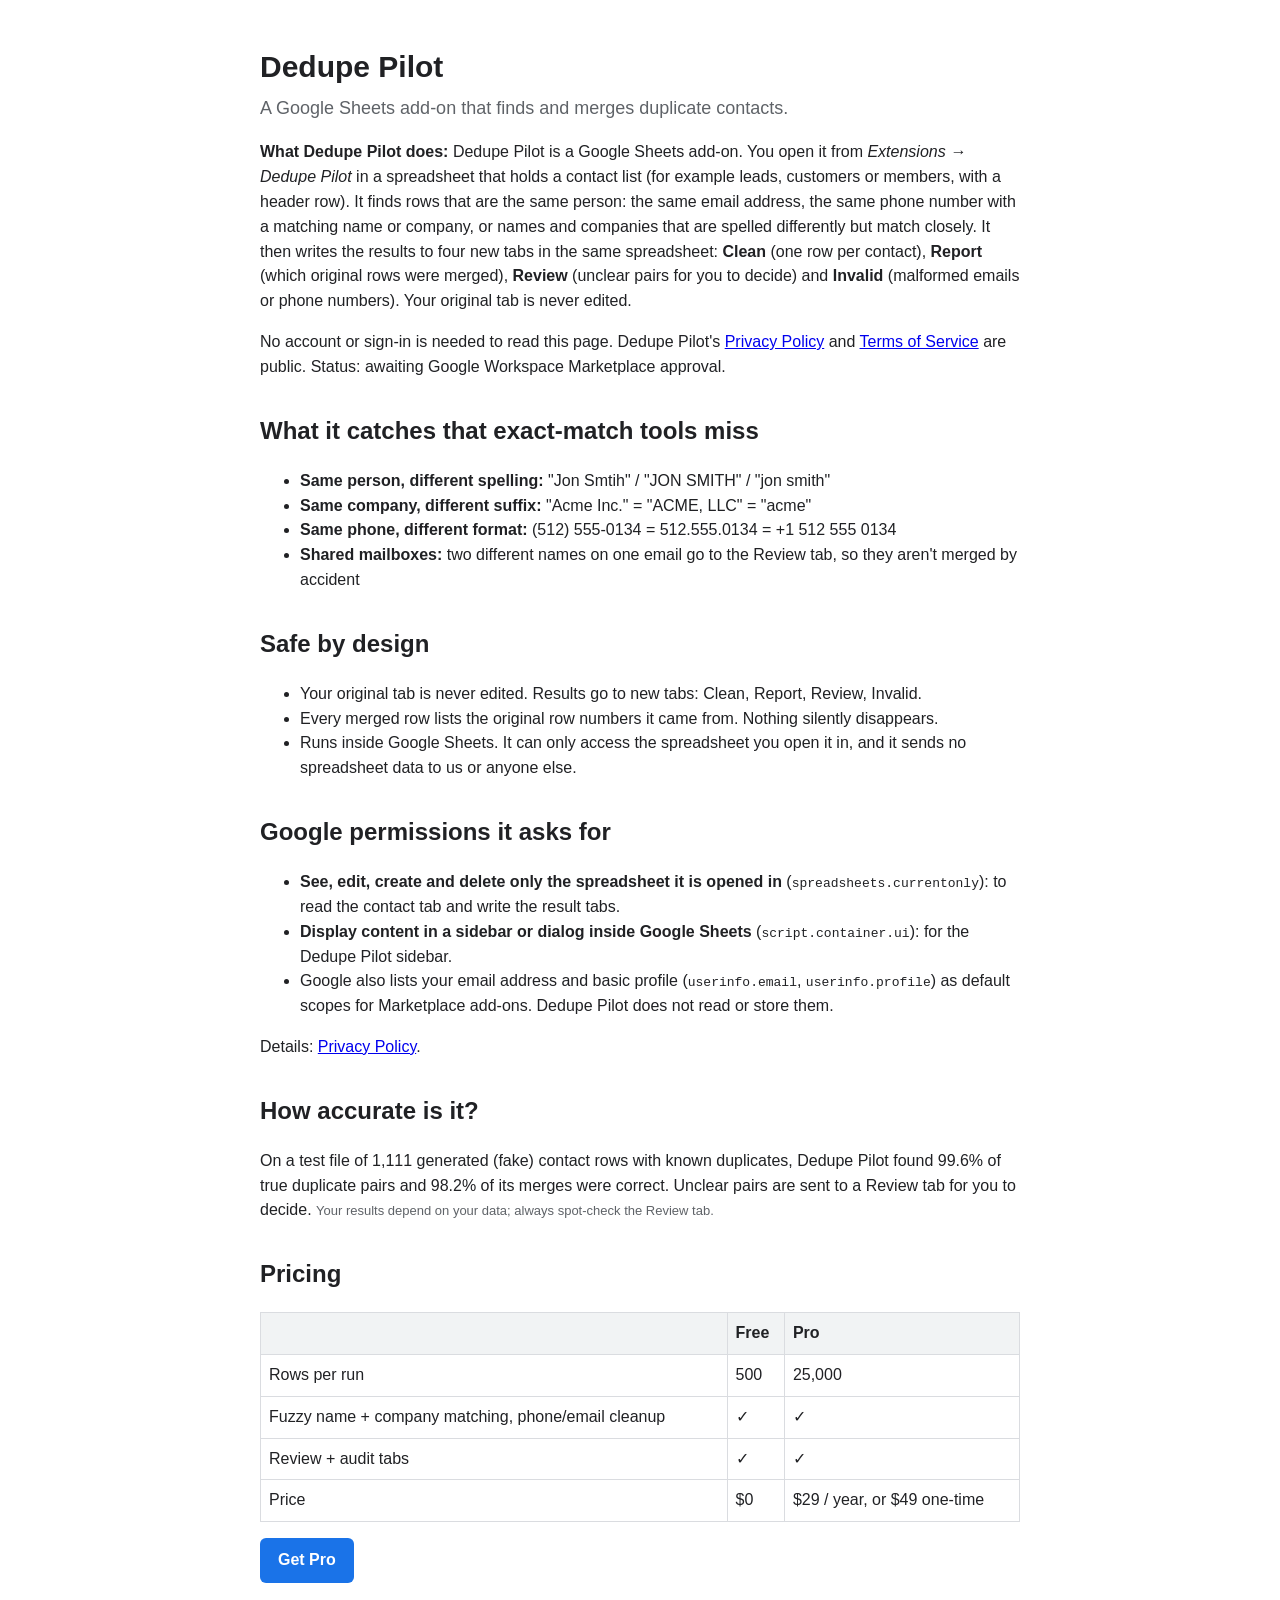
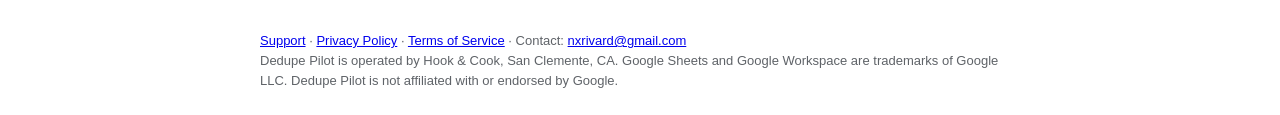
<file: index.html>
<!doctype html><html lang="en"><head><meta charset="utf-8"><meta name="viewport" content="width=device-width,initial-scale=1">
<title>Dedupe Pilot: find and merge duplicate contacts in Google Sheets</title>
<meta name="description" content="Dedupe Pilot is a Google Sheets add-on that finds and merges duplicate contacts in the spreadsheet you open it in, by email, phone + name/company, and fuzzy name + company matching. Results go to new Clean, Report, Review and Invalid tabs.">
<meta property="og:type" content="website"><meta property="og:site_name" content="Dedupe Pilot"><meta property="og:title" content="Dedupe Pilot: find and merge duplicate contacts in Google Sheets"><meta property="og:description" content="Google Sheets add-on that finds and merges duplicate contacts by email and phone + name. Original data is never changed."><meta property="og:url" content="https://nxrivard-sudo.github.io/dedupe-pilot/">
<link rel="canonical" href="https://nxrivard-sudo.github.io/dedupe-pilot/">
<link rel="stylesheet" href="style.css"></head><body>
<h1>Dedupe Pilot</h1>
<p class="sub">A Google Sheets add-on that finds and merges duplicate contacts.</p>
<p><b>What Dedupe Pilot does:</b> Dedupe Pilot is a Google Sheets add-on. You open it from <i>Extensions → Dedupe Pilot</i> in a spreadsheet that holds a contact list (for example leads, customers or members, with a header row). It finds rows that are the same person: the same email address, the same phone number with a matching name or company, or names and companies that are spelled differently but match closely. It then writes the results to four new tabs in the same spreadsheet: <b>Clean</b> (one row per contact), <b>Report</b> (which original rows were merged), <b>Review</b> (unclear pairs for you to decide) and <b>Invalid</b> (malformed emails or phone numbers). Your original tab is never edited.</p>
<p>No account or sign-in is needed to read this page. Dedupe Pilot's <a href="privacy.html">Privacy Policy</a> and <a href="terms.html">Terms of Service</a> are public. Status: awaiting Google Workspace Marketplace approval.</p>
<h2>What it catches that exact-match tools miss</h2>
<ul>
<li><b>Same person, different spelling:</b> "Jon Smtih" / "JON SMITH" / "jon smith"</li>
<li><b>Same company, different suffix:</b> "Acme Inc." = "ACME, LLC" = "acme"</li>
<li><b>Same phone, different format:</b> (512) 555-0134 = 512.555.0134 = +1 512 555 0134</li>
<li><b>Shared mailboxes:</b> two different names on one email go to the Review tab, so they aren't merged by accident</li>
</ul>
<h2>Safe by design</h2>
<ul>
<li>Your original tab is never edited. Results go to new tabs: Clean, Report, Review, Invalid.</li>
<li>Every merged row lists the original row numbers it came from. Nothing silently disappears.</li>
<li>Runs inside Google Sheets. It can only access the spreadsheet you open it in, and it sends no spreadsheet data to us or anyone else.</li>
</ul>
<h2>Google permissions it asks for</h2>
<ul>
<li><b>See, edit, create and delete only the spreadsheet it is opened in</b> (<code>spreadsheets.currentonly</code>): to read the contact tab and write the result tabs.</li>
<li><b>Display content in a sidebar or dialog inside Google Sheets</b> (<code>script.container.ui</code>): for the Dedupe Pilot sidebar.</li>
<li>Google also lists your email address and basic profile (<code>userinfo.email</code>, <code>userinfo.profile</code>) as default scopes for Marketplace add-ons. Dedupe Pilot does not read or store them.</li>
</ul>
<p>Details: <a href="privacy.html">Privacy Policy</a>.</p>
<h2>How accurate is it?</h2>
<p>On a test file of 1,111 generated (fake) contact rows with known duplicates, Dedupe Pilot found 99.6% of true duplicate pairs and 98.2% of its merges were correct. Unclear pairs are sent to a Review tab for you to decide. <span class="note">Your results depend on your data; always spot-check the Review tab.</span></p>
<h2>Pricing</h2>
<table><tr><th></th><th>Free</th><th>Pro</th></tr>
<tr><td>Rows per run</td><td>500</td><td>25,000</td></tr>
<tr><td>Fuzzy name + company matching, phone/email cleanup</td><td>✓</td><td>✓</td></tr>
<tr><td>Review + audit tabs</td><td>✓</td><td>✓</td></tr>
<tr><td>Price</td><td>$0</td><td>$29 / year, or $49 one-time</td></tr></table>
<p><a class="cta" href="pro.html">Get Pro</a></p>
<footer><a href="support.html">Support</a> · <a href="privacy.html">Privacy Policy</a> · <a href="terms.html">Terms of Service</a> · Contact: <a href="mailto:nxrivard@gmail.com">nxrivard@gmail.com</a><br>
Dedupe Pilot is operated by Hook &amp; Cook, San Clemente, CA. Google Sheets and Google Workspace are trademarks of Google LLC. Dedupe Pilot is not affiliated with or endorsed by Google.</footer>
</body></html>
</file>
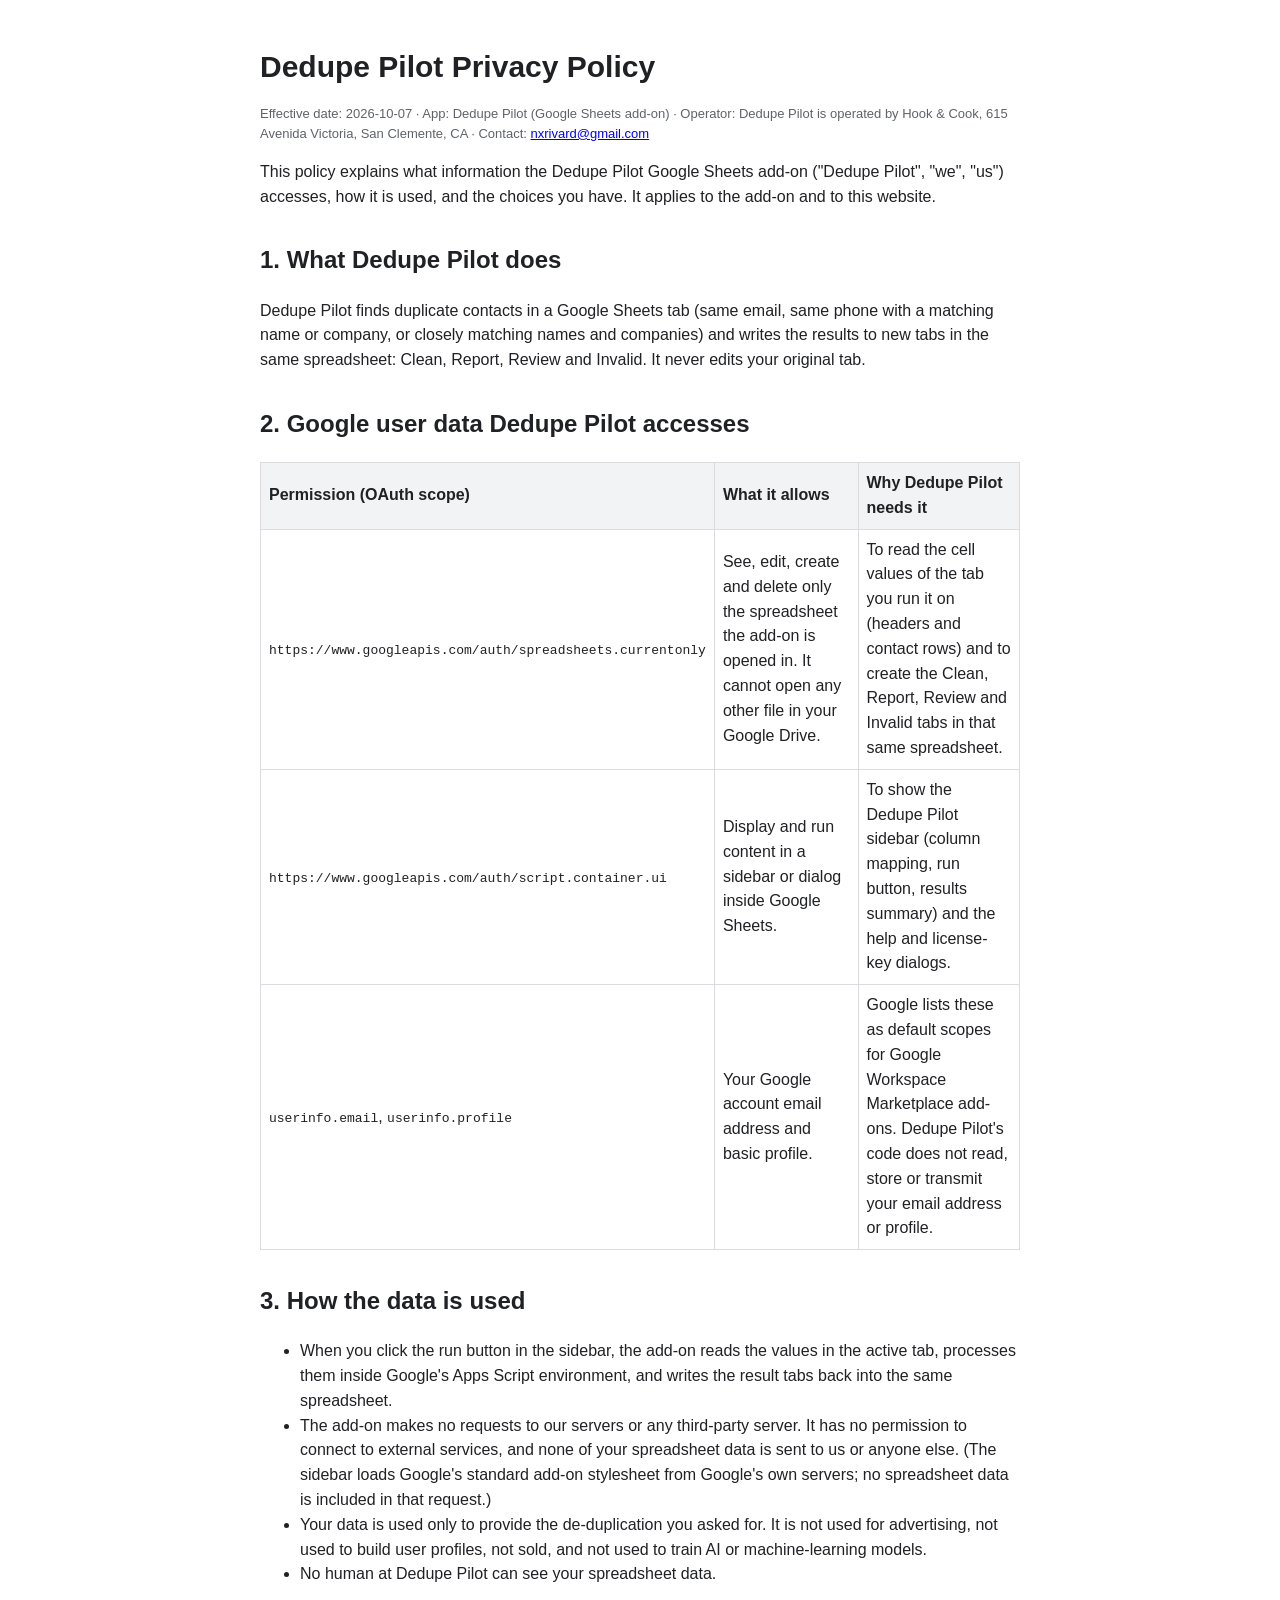
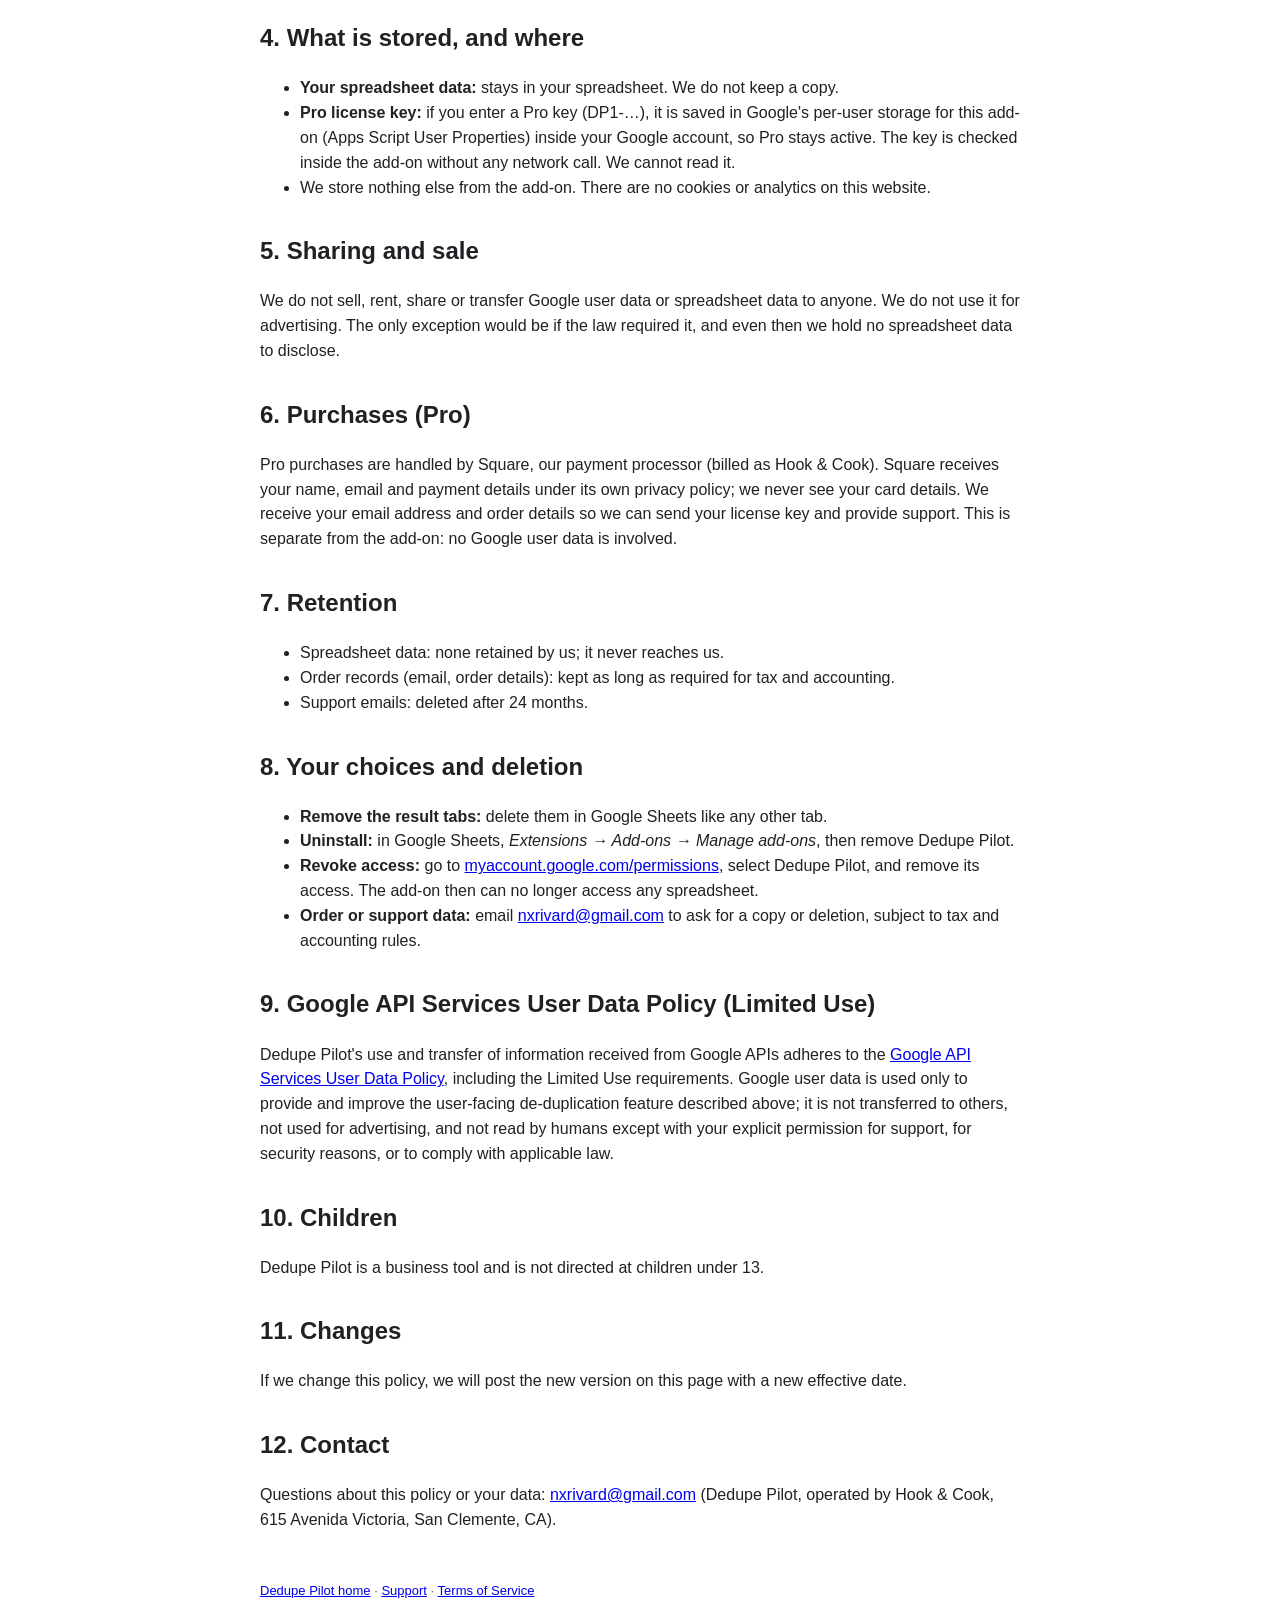
<file: privacy.html>
<!doctype html><html lang="en"><head><meta charset="utf-8"><meta name="viewport" content="width=device-width,initial-scale=1">
<title>Dedupe Pilot: Privacy Policy</title>
<meta name="description" content="Privacy Policy for Dedupe Pilot, a Google Sheets add-on that finds and merges duplicate contacts in the spreadsheet you open it in.">
<link rel="canonical" href="https://nxrivard-sudo.github.io/dedupe-pilot/privacy.html">
<link rel="stylesheet" href="style.css"></head><body>
<h1>Dedupe Pilot Privacy Policy</h1>
<p class="note">Effective date: 2026-10-07 · App: Dedupe Pilot (Google Sheets add-on) · Operator: Dedupe Pilot is operated by Hook &amp; Cook, 615 Avenida Victoria, San Clemente, CA · Contact: <a href="mailto:nxrivard@gmail.com">nxrivard@gmail.com</a></p>

<p>This policy explains what information the Dedupe Pilot Google Sheets add-on ("Dedupe Pilot", "we", "us") accesses, how it is used, and the choices you have. It applies to the add-on and to this website.</p>

<h2>1. What Dedupe Pilot does</h2>
<p>Dedupe Pilot finds duplicate contacts in a Google Sheets tab (same email, same phone with a matching name or company, or closely matching names and companies) and writes the results to new tabs in the same spreadsheet: Clean, Report, Review and Invalid. It never edits your original tab.</p>

<h2>2. Google user data Dedupe Pilot accesses</h2>
<table>
<tr><th>Permission (OAuth scope)</th><th>What it allows</th><th>Why Dedupe Pilot needs it</th></tr>
<tr><td><code>https://www.googleapis.com/auth/spreadsheets.currentonly</code></td><td>See, edit, create and delete only the spreadsheet the add-on is opened in. It cannot open any other file in your Google Drive.</td><td>To read the cell values of the tab you run it on (headers and contact rows) and to create the Clean, Report, Review and Invalid tabs in that same spreadsheet.</td></tr>
<tr><td><code>https://www.googleapis.com/auth/script.container.ui</code></td><td>Display and run content in a sidebar or dialog inside Google Sheets.</td><td>To show the Dedupe Pilot sidebar (column mapping, run button, results summary) and the help and license-key dialogs.</td></tr>
<tr><td><code>userinfo.email</code>, <code>userinfo.profile</code></td><td>Your Google account email address and basic profile.</td><td>Google lists these as default scopes for Google Workspace Marketplace add-ons. Dedupe Pilot's code does not read, store or transmit your email address or profile.</td></tr>
</table>

<h2>3. How the data is used</h2>
<ul>
<li>When you click the run button in the sidebar, the add-on reads the values in the active tab, processes them inside Google's Apps Script environment, and writes the result tabs back into the same spreadsheet.</li>
<li>The add-on makes no requests to our servers or any third-party server. It has no permission to connect to external services, and none of your spreadsheet data is sent to us or anyone else. (The sidebar loads Google's standard add-on stylesheet from Google's own servers; no spreadsheet data is included in that request.)</li>
<li>Your data is used only to provide the de-duplication you asked for. It is not used for advertising, not used to build user profiles, not sold, and not used to train AI or machine-learning models.</li>
<li>No human at Dedupe Pilot can see your spreadsheet data.</li>
</ul>

<h2>4. What is stored, and where</h2>
<ul>
<li><b>Your spreadsheet data:</b> stays in your spreadsheet. We do not keep a copy.</li>
<li><b>Pro license key:</b> if you enter a Pro key (DP1-…), it is saved in Google's per-user storage for this add-on (Apps Script User Properties) inside your Google account, so Pro stays active. The key is checked inside the add-on without any network call. We cannot read it.</li>
<li>We store nothing else from the add-on. There are no cookies or analytics on this website.</li>
</ul>

<h2>5. Sharing and sale</h2>
<p>We do not sell, rent, share or transfer Google user data or spreadsheet data to anyone. We do not use it for advertising. The only exception would be if the law required it, and even then we hold no spreadsheet data to disclose.</p>

<h2>6. Purchases (Pro)</h2>
<p>Pro purchases are handled by Square, our payment processor (billed as Hook &amp; Cook). Square receives your name, email and payment details under its own privacy policy; we never see your card details. We receive your email address and order details so we can send your license key and provide support. This is separate from the add-on: no Google user data is involved.</p>

<h2>7. Retention</h2>
<ul>
<li>Spreadsheet data: none retained by us; it never reaches us.</li>
<li>Order records (email, order details): kept as long as required for tax and accounting.</li>
<li>Support emails: deleted after 24 months.</li>
</ul>

<h2>8. Your choices and deletion</h2>
<ul>
<li><b>Remove the result tabs:</b> delete them in Google Sheets like any other tab.</li>
<li><b>Uninstall:</b> in Google Sheets, <i>Extensions → Add-ons → Manage add-ons</i>, then remove Dedupe Pilot.</li>
<li><b>Revoke access:</b> go to <a href="https://myaccount.google.com/permissions" rel="noopener">myaccount.google.com/permissions</a>, select Dedupe Pilot, and remove its access. The add-on then can no longer access any spreadsheet.</li>
<li><b>Order or support data:</b> email <a href="mailto:nxrivard@gmail.com">nxrivard@gmail.com</a> to ask for a copy or deletion, subject to tax and accounting rules.</li>
</ul>

<h2>9. Google API Services User Data Policy (Limited Use)</h2>
<p>Dedupe Pilot's use and transfer of information received from Google APIs adheres to the <a href="https://developers.google.com/terms/api-services-user-data-policy" rel="noopener">Google API Services User Data Policy</a>, including the Limited Use requirements. Google user data is used only to provide and improve the user-facing de-duplication feature described above; it is not transferred to others, not used for advertising, and not read by humans except with your explicit permission for support, for security reasons, or to comply with applicable law.</p>

<h2>10. Children</h2>
<p>Dedupe Pilot is a business tool and is not directed at children under 13.</p>

<h2>11. Changes</h2>
<p>If we change this policy, we will post the new version on this page with a new effective date.</p>

<h2>12. Contact</h2>
<p>Questions about this policy or your data: <a href="mailto:nxrivard@gmail.com">nxrivard@gmail.com</a> (Dedupe Pilot, operated by Hook &amp; Cook, 615 Avenida Victoria, San Clemente, CA).</p>
<footer><a href="index.html">Dedupe Pilot home</a> · <a href="support.html">Support</a> · <a href="terms.html">Terms of Service</a></footer>
</body></html>
</file>
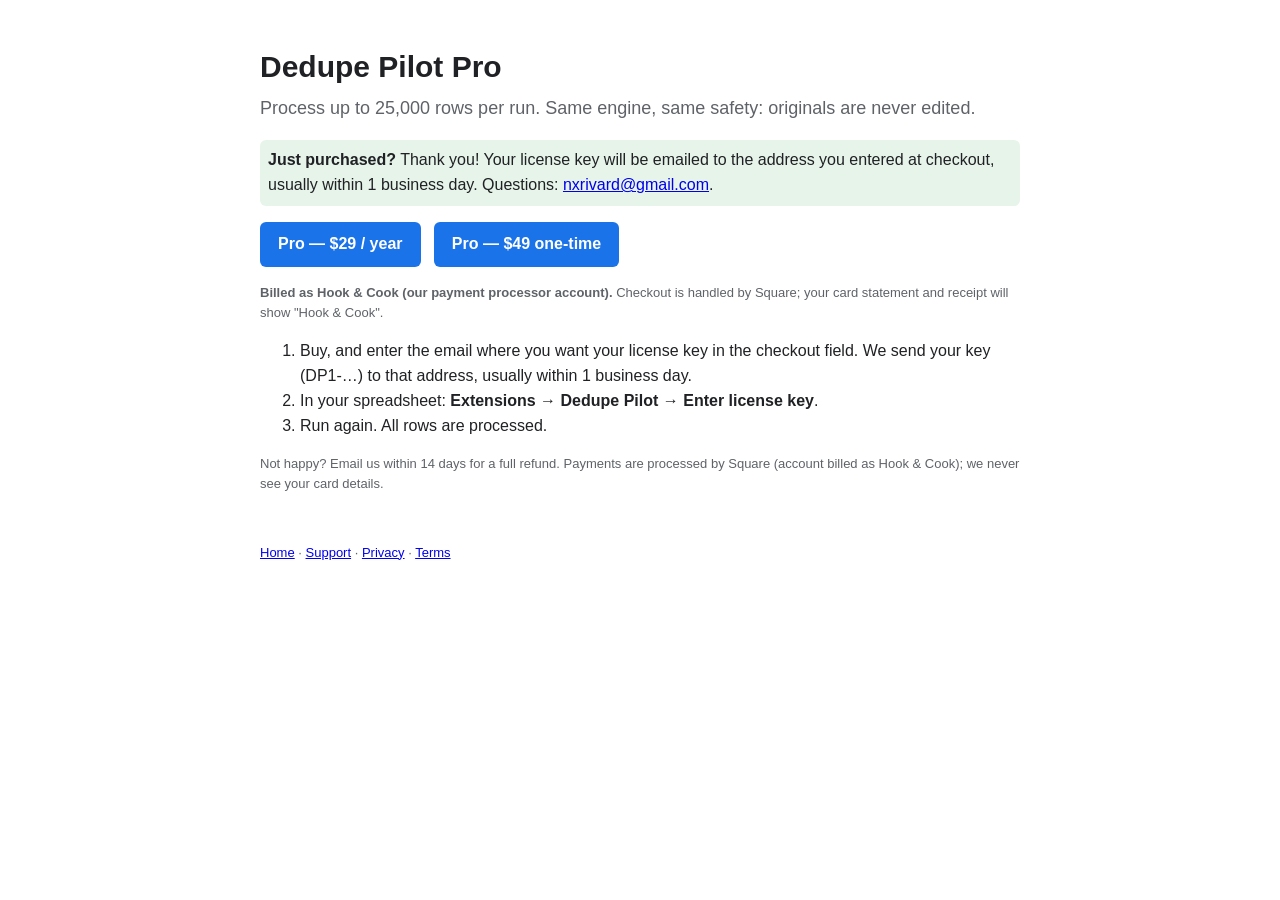
<file: pro.html>
<!doctype html><html lang="en"><head><meta charset="utf-8"><meta name="viewport" content="width=device-width,initial-scale=1">
<title>Dedupe Pilot Pro</title><link rel="stylesheet" href="style.css"></head><body>
<h1>Dedupe Pilot Pro</h1>
<p class="sub">Process up to 25,000 rows per run. Same engine, same safety: originals are never edited.</p>
<p style="background:#e6f4ea;padding:8px;border-radius:6px"><b>Just purchased?</b> Thank you! Your license key will be emailed to the address you entered at checkout, usually within 1 business day. Questions: <a href="mailto:nxrivard@gmail.com">nxrivard@gmail.com</a>.</p>
<p><a class="cta" href="https://square.link/u/AOdwURdf">Pro — $29 / year</a> &nbsp; <a class="cta" href="https://square.link/u/Nygg65p4">Pro — $49 one-time</a></p>
<p class="note"><b>Billed as Hook &amp; Cook (our payment processor account).</b> Checkout is handled by Square; your card statement and receipt will show "Hook &amp; Cook".</p>
<ol><li>Buy, and enter the email where you want your license key in the checkout field. We send your key (DP1-…) to that address, usually within 1 business day.</li>
<li>In your spreadsheet: <b>Extensions → Dedupe Pilot → Enter license key</b>.</li>
<li>Run again. All rows are processed.</li></ol>
<p class="note">Not happy? Email us within 14 days for a full refund. Payments are processed by Square (account billed as Hook &amp; Cook); we never see your card details.</p>
<footer><a href="index.html">Home</a> · <a href="support.html">Support</a> · <a href="privacy.html">Privacy</a> · <a href="terms.html">Terms</a></footer>
</body></html>
</file>
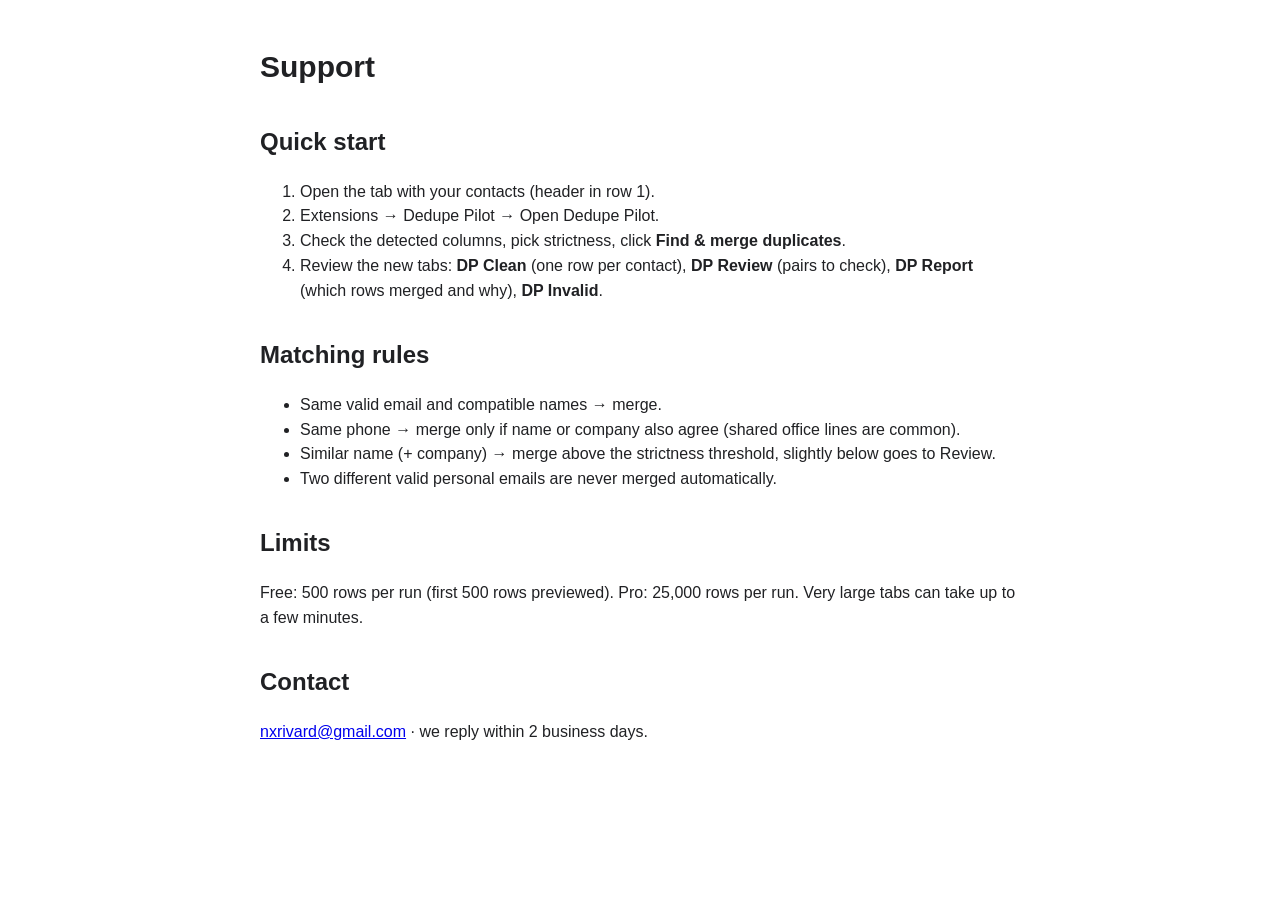
<file: support.html>
<!doctype html><html lang="en"><head><meta charset="utf-8"><title>Dedupe Pilot — Support</title><link rel="stylesheet" href="style.css"></head><body>
<h1>Support</h1>
<h2>Quick start</h2><ol><li>Open the tab with your contacts (header in row 1).</li><li>Extensions → Dedupe Pilot → Open Dedupe Pilot.</li><li>Check the detected columns, pick strictness, click <b>Find &amp; merge duplicates</b>.</li><li>Review the new tabs: <b>DP Clean</b> (one row per contact), <b>DP Review</b> (pairs to check), <b>DP Report</b> (which rows merged and why), <b>DP Invalid</b>.</li></ol>
<h2>Matching rules</h2><ul><li>Same valid email and compatible names → merge.</li><li>Same phone → merge only if name or company also agree (shared office lines are common).</li><li>Similar name (+ company) → merge above the strictness threshold, slightly below goes to Review.</li><li>Two different valid personal emails are never merged automatically.</li></ul>
<h2>Limits</h2><p>Free: 500 rows per run (first 500 rows previewed). Pro: 25,000 rows per run. Very large tabs can take up to a few minutes.</p>
<h2>Contact</h2><p><a href="mailto:nxrivard@gmail.com">nxrivard@gmail.com</a> · we reply within 2 business days.</p></body></html>
</file>
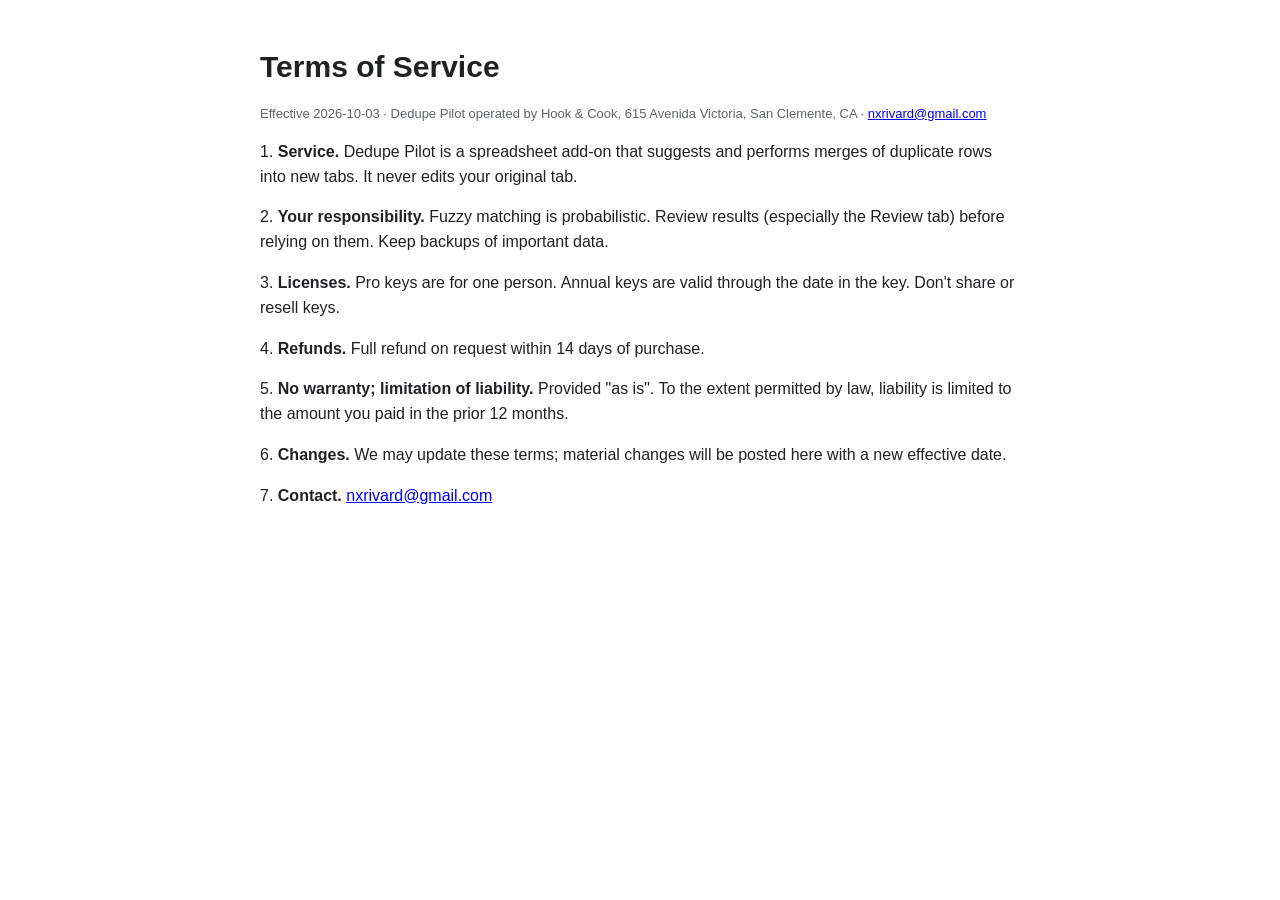
<file: terms.html>
<!doctype html><html lang="en"><head><meta charset="utf-8"><title>Dedupe Pilot — Terms</title><link rel="stylesheet" href="style.css"></head><body>
<h1>Terms of Service</h1><p class="note">Effective 2026-10-03 · Dedupe Pilot operated by Hook &amp; Cook, 615 Avenida Victoria, San Clemente, CA · <a href="mailto:nxrivard@gmail.com">nxrivard@gmail.com</a></p>
<p>1. <b>Service.</b> Dedupe Pilot is a spreadsheet add-on that suggests and performs merges of duplicate rows into new tabs. It never edits your original tab.</p>
<p>2. <b>Your responsibility.</b> Fuzzy matching is probabilistic. Review results (especially the Review tab) before relying on them. Keep backups of important data.</p>
<p>3. <b>Licenses.</b> Pro keys are for one person. Annual keys are valid through the date in the key. Don't share or resell keys.</p>
<p>4. <b>Refunds.</b> Full refund on request within 14 days of purchase.</p>
<p>5. <b>No warranty; limitation of liability.</b> Provided "as is". To the extent permitted by law, liability is limited to the amount you paid in the prior 12 months.</p>
<p>6. <b>Changes.</b> We may update these terms; material changes will be posted here with a new effective date.</p>
<p>7. <b>Contact.</b> <a href="mailto:nxrivard@gmail.com">nxrivard@gmail.com</a></p></body></html>
</file>
<file: style.css>
body{font-family:-apple-system,Segoe UI,Roboto,Arial,sans-serif;max-width:760px;margin:0 auto;padding:24px;color:#202124;line-height:1.55}
h1{font-size:30px;margin-bottom:4px} h2{margin-top:32px} .sub{color:#5f6368;font-size:18px;margin-top:0}
.cta{display:inline-block;background:#1a73e8;color:#fff;padding:10px 18px;border-radius:6px;text-decoration:none;font-weight:600}
table{border-collapse:collapse;width:100%} td,th{border:1px solid #dadce0;padding:8px;text-align:left} th{background:#f1f3f4}
.note{color:#5f6368;font-size:13px} footer{margin-top:48px;font-size:13px;color:#5f6368}
</file>
